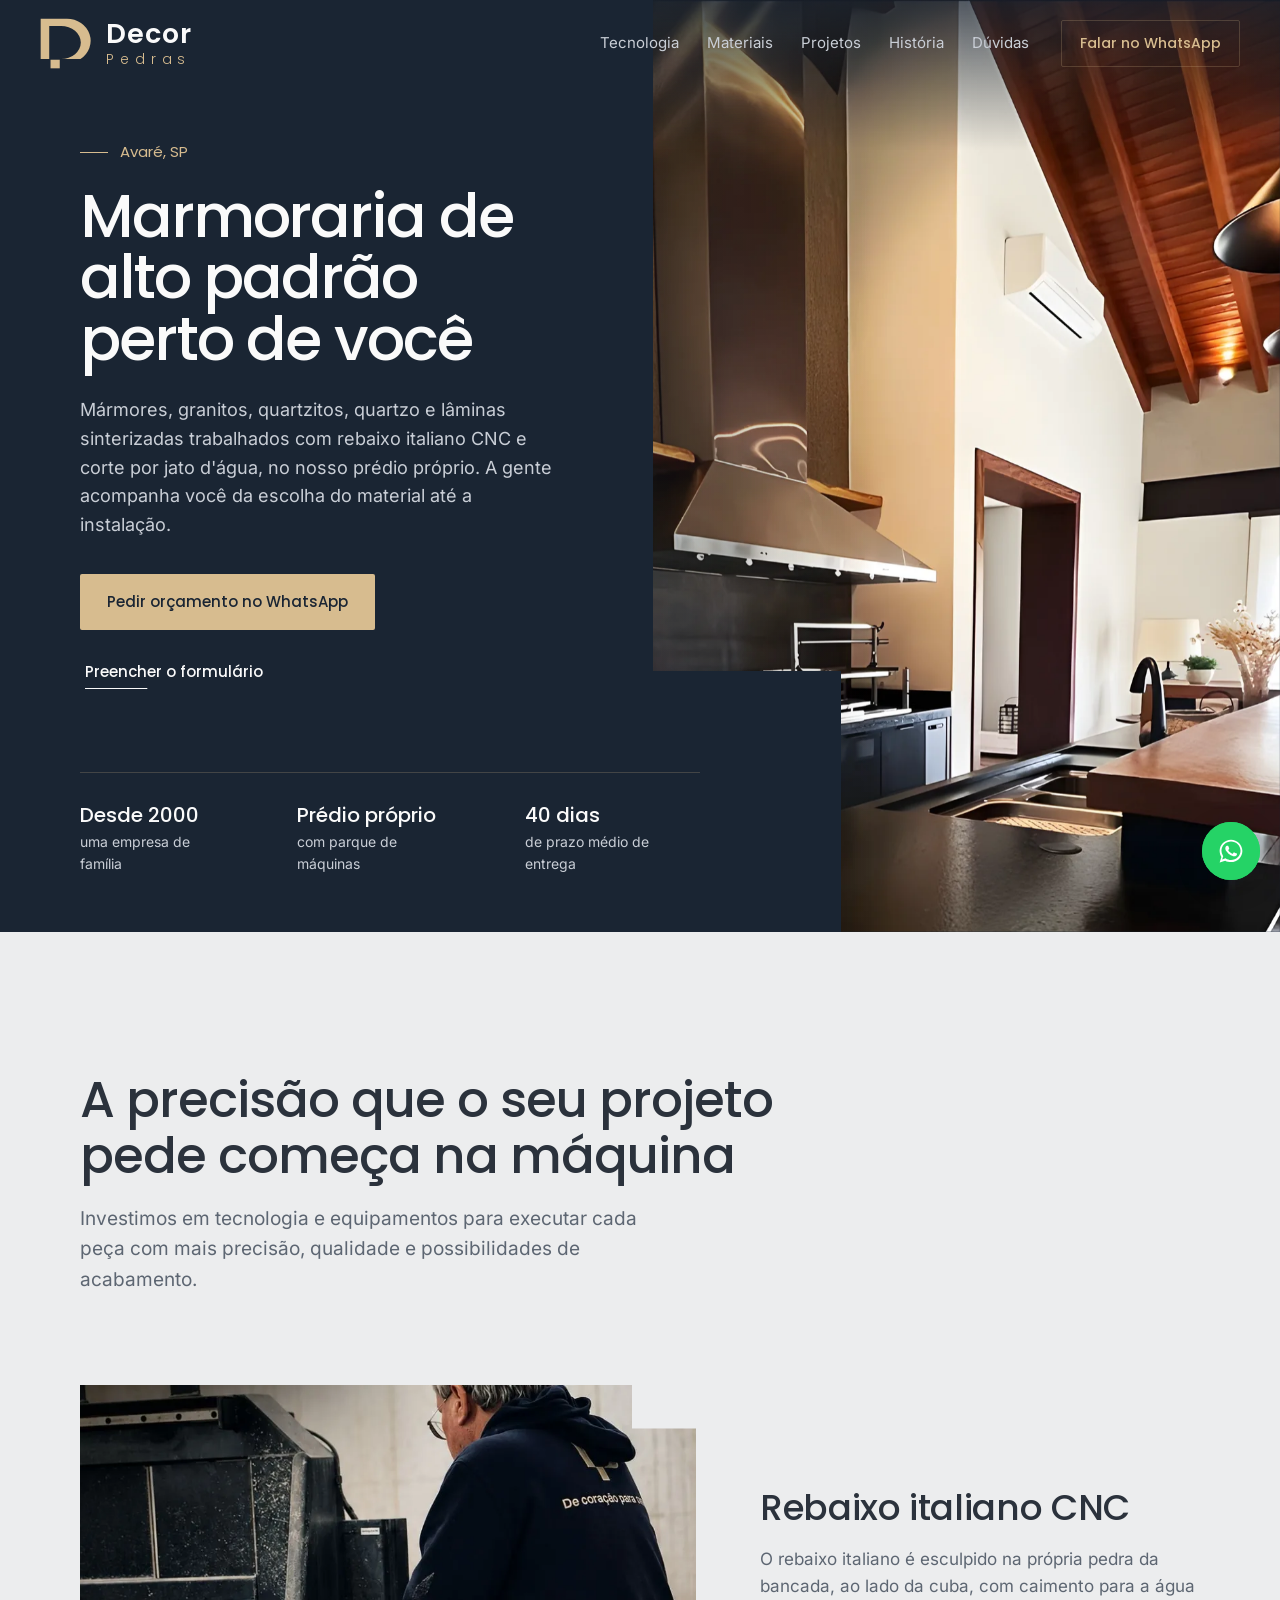
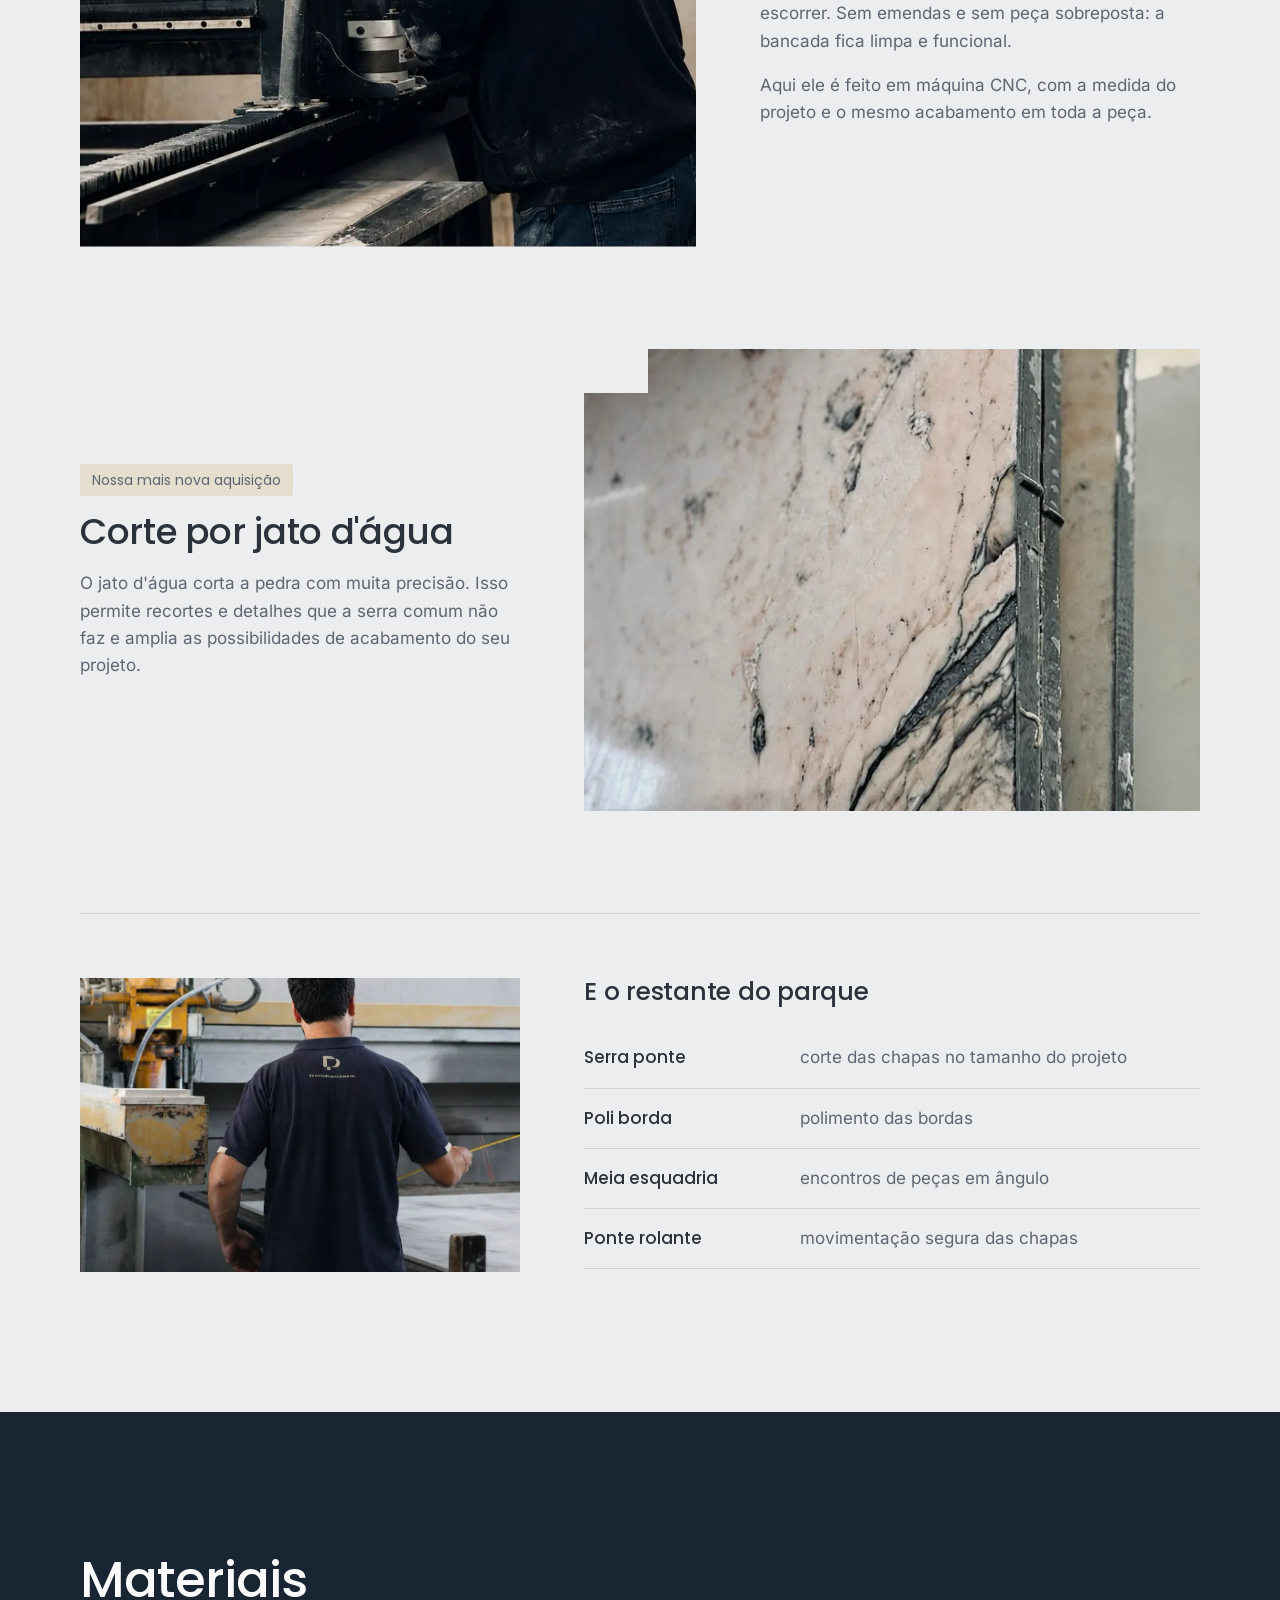
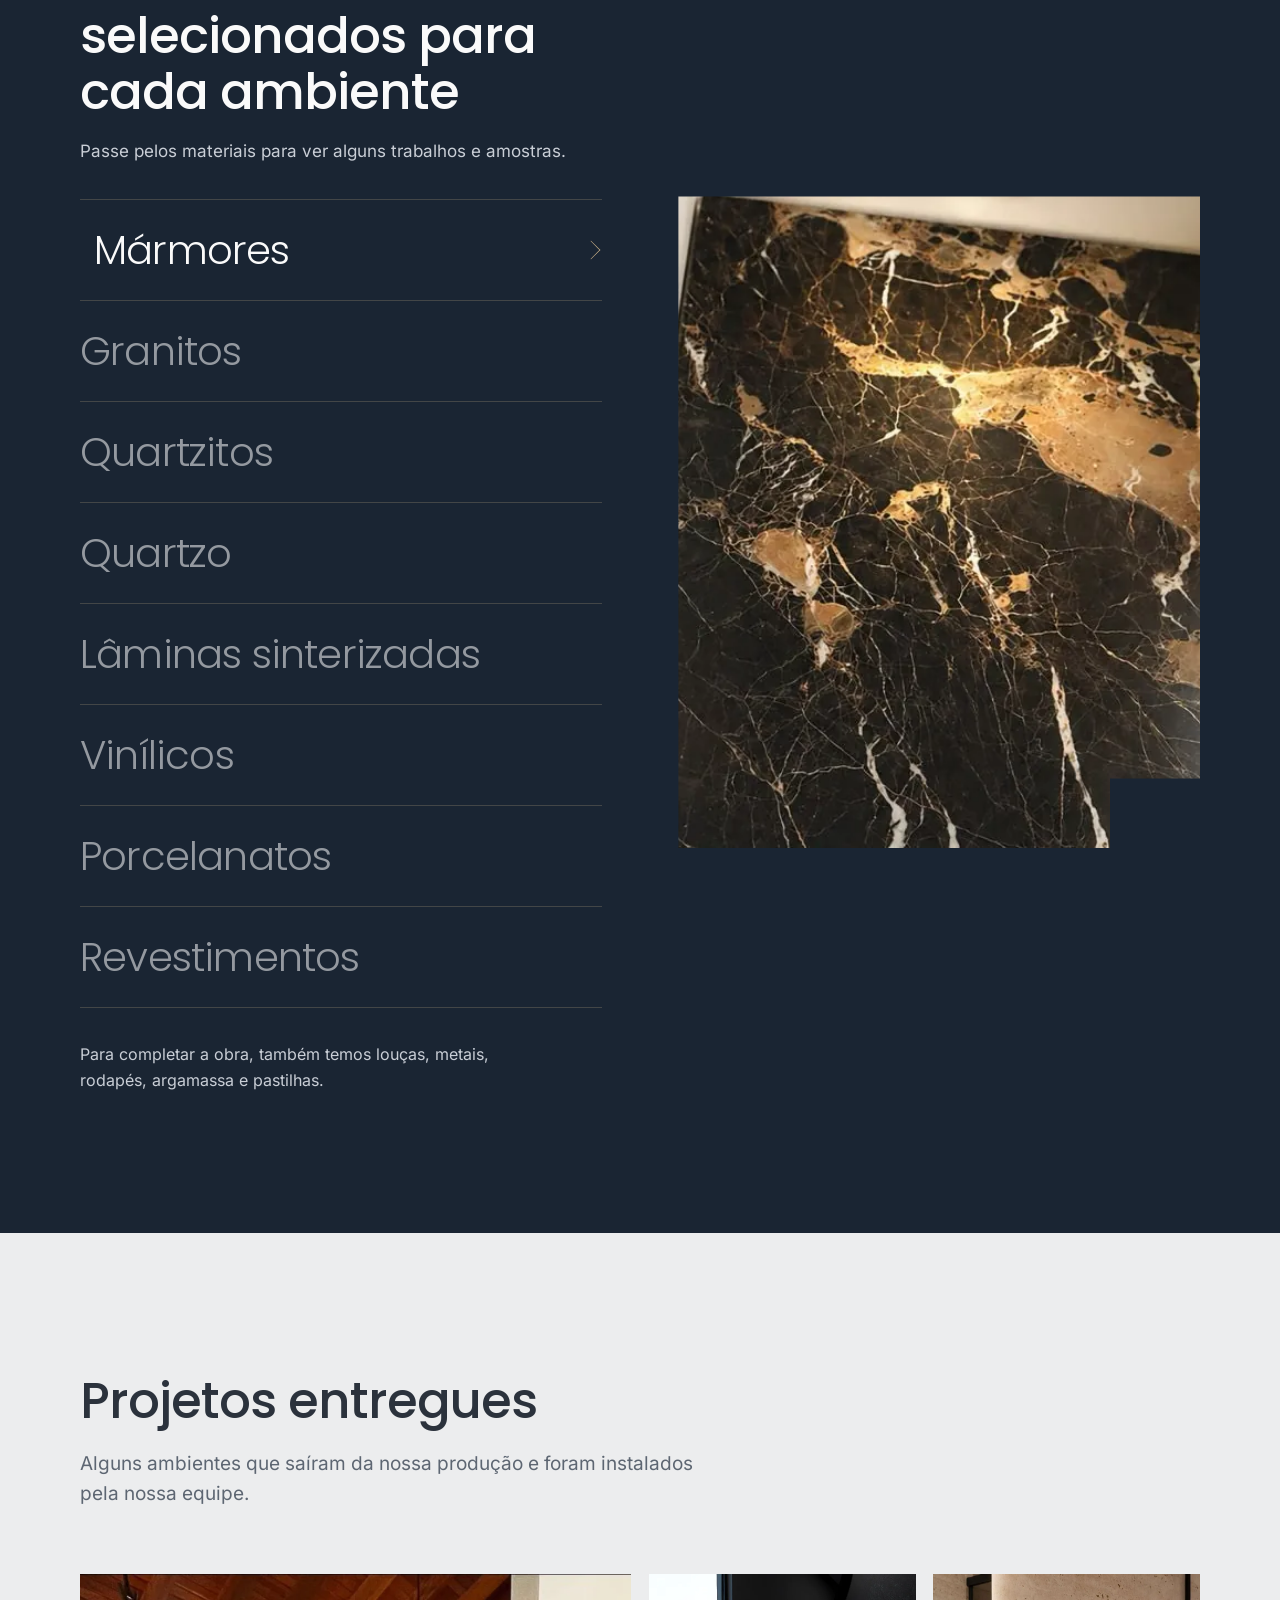
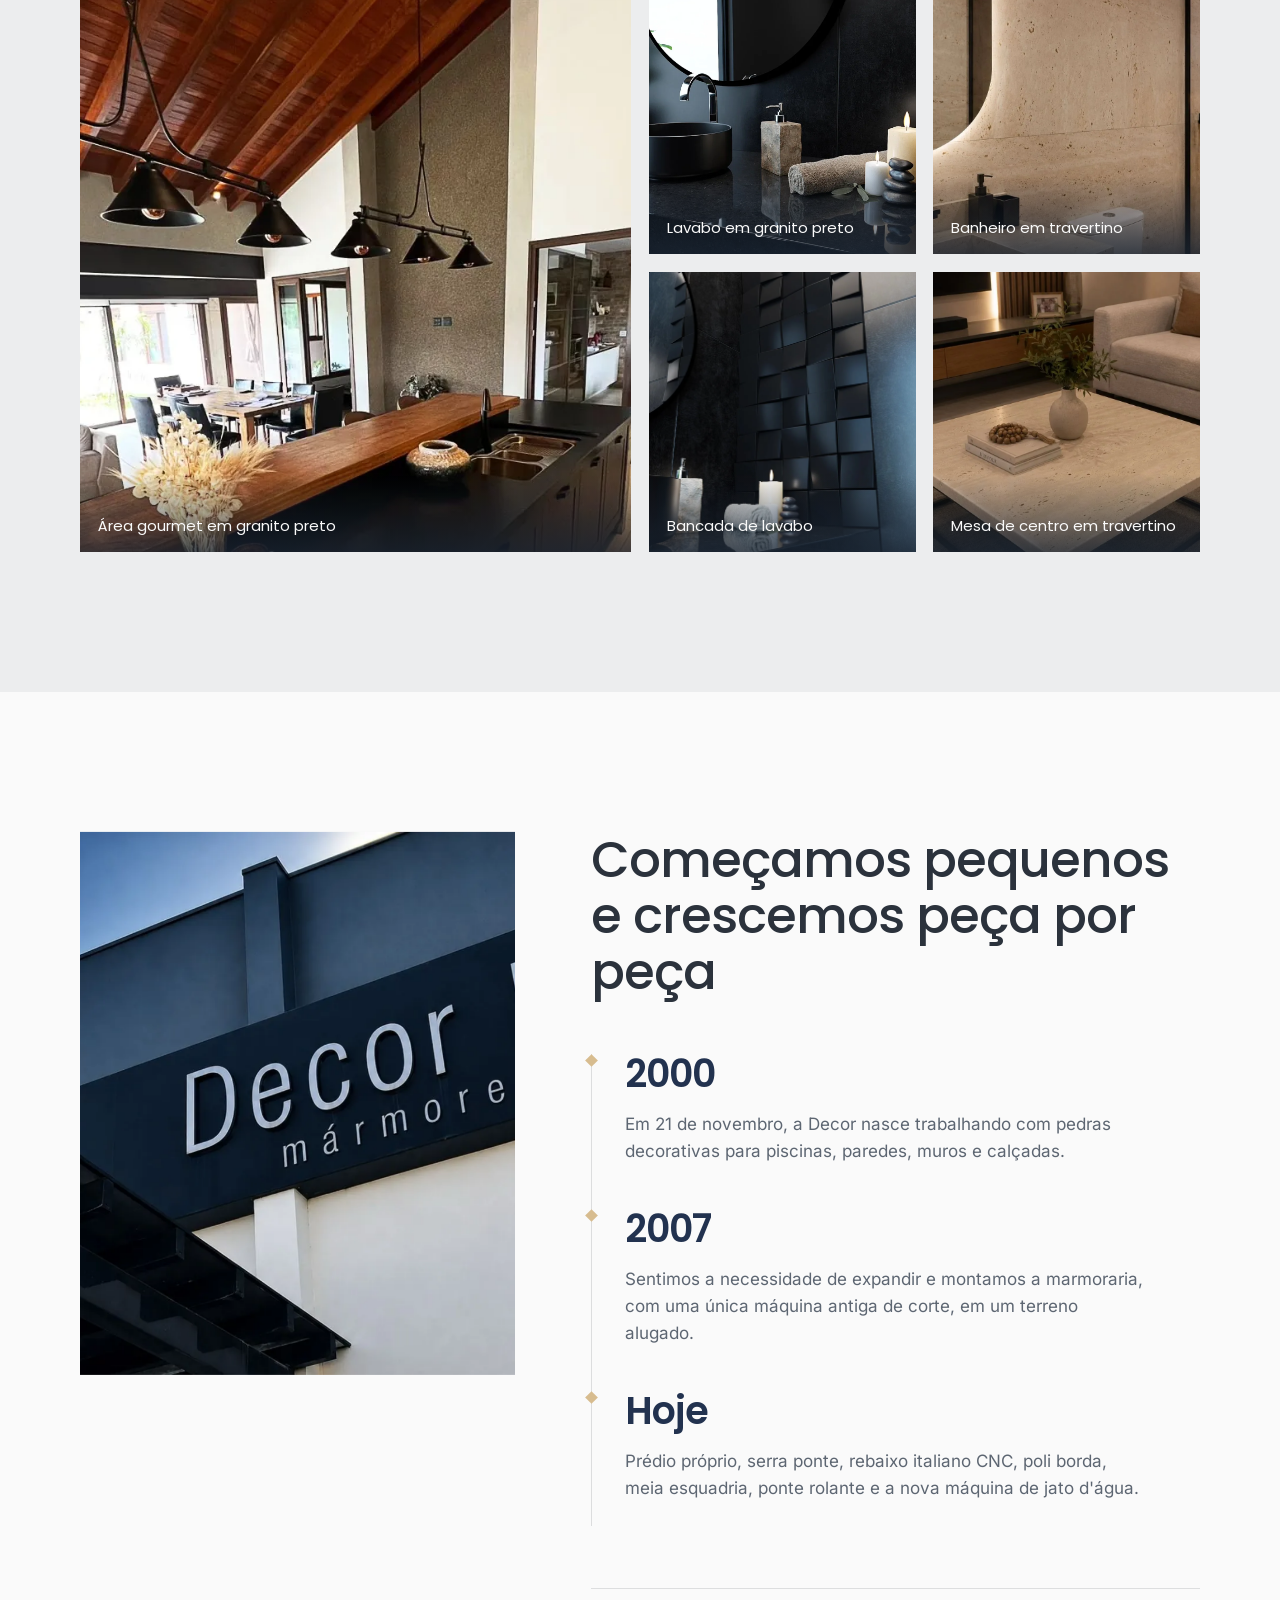
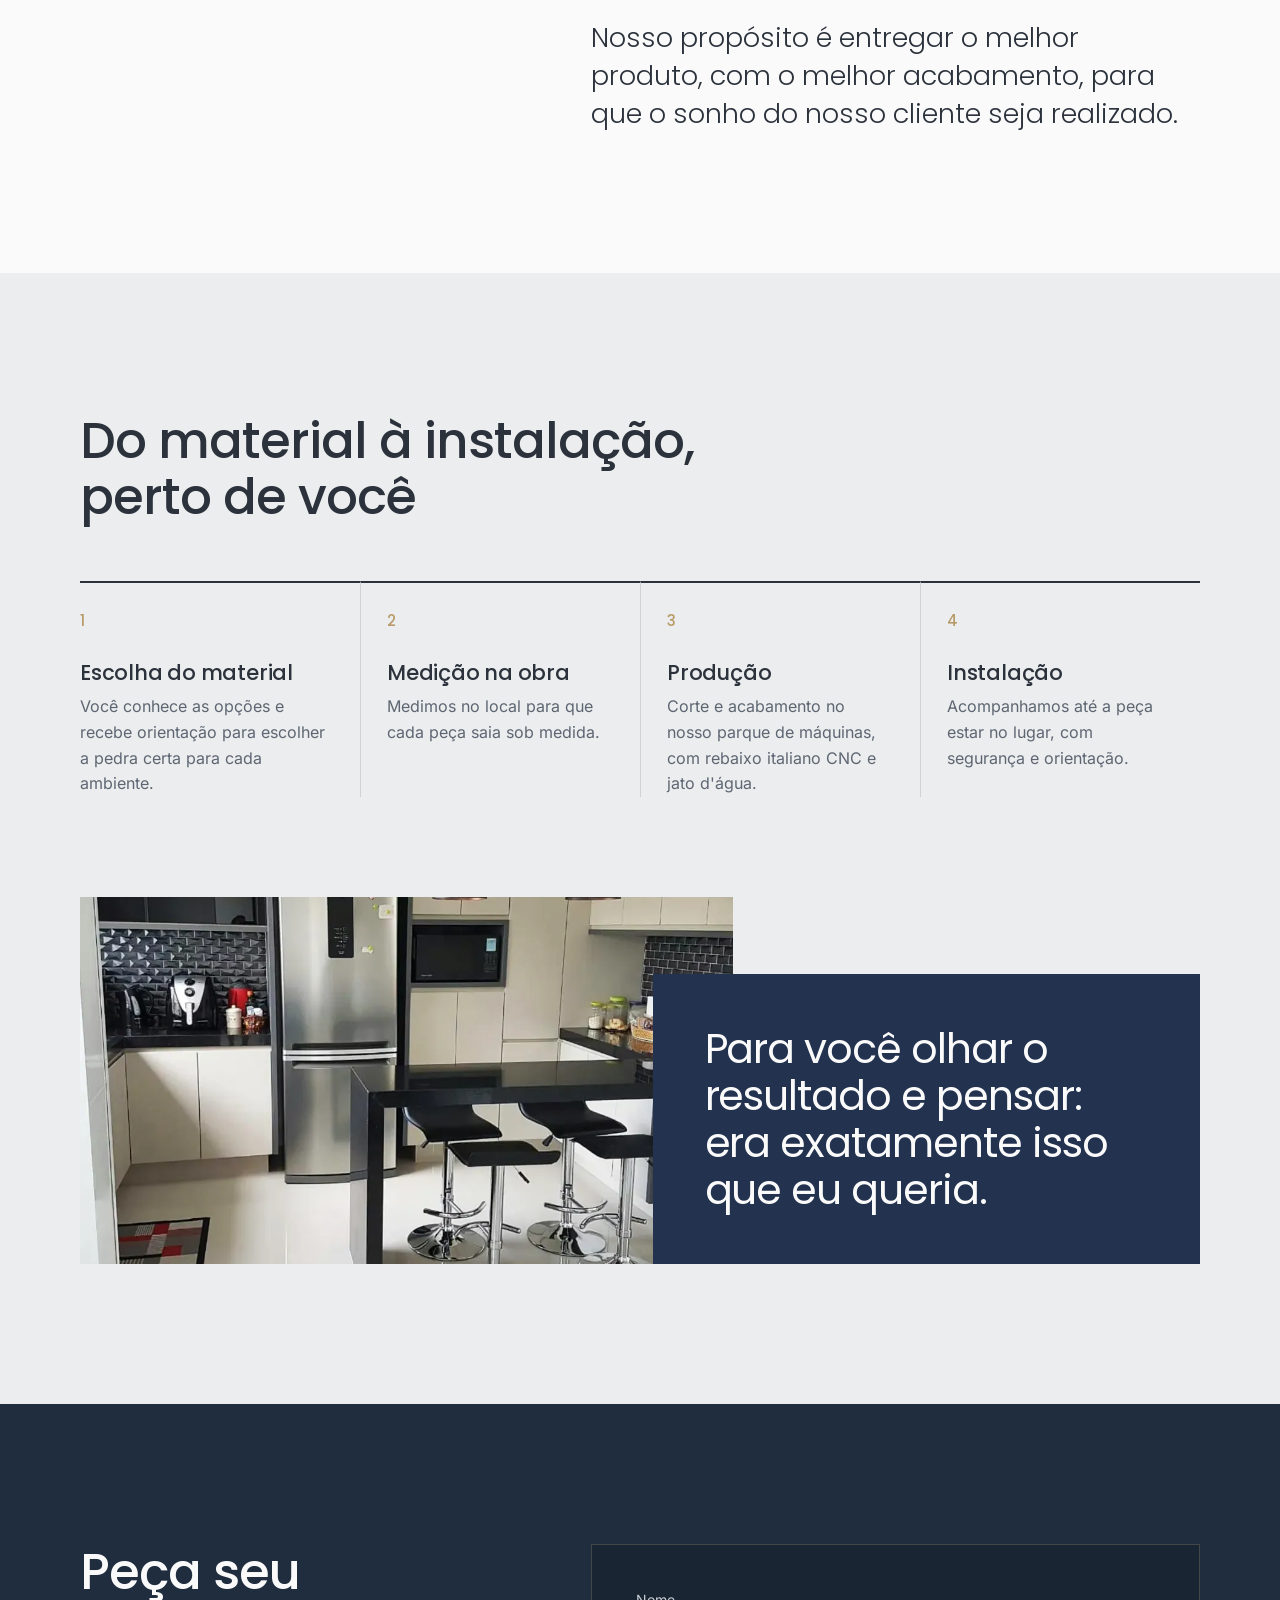
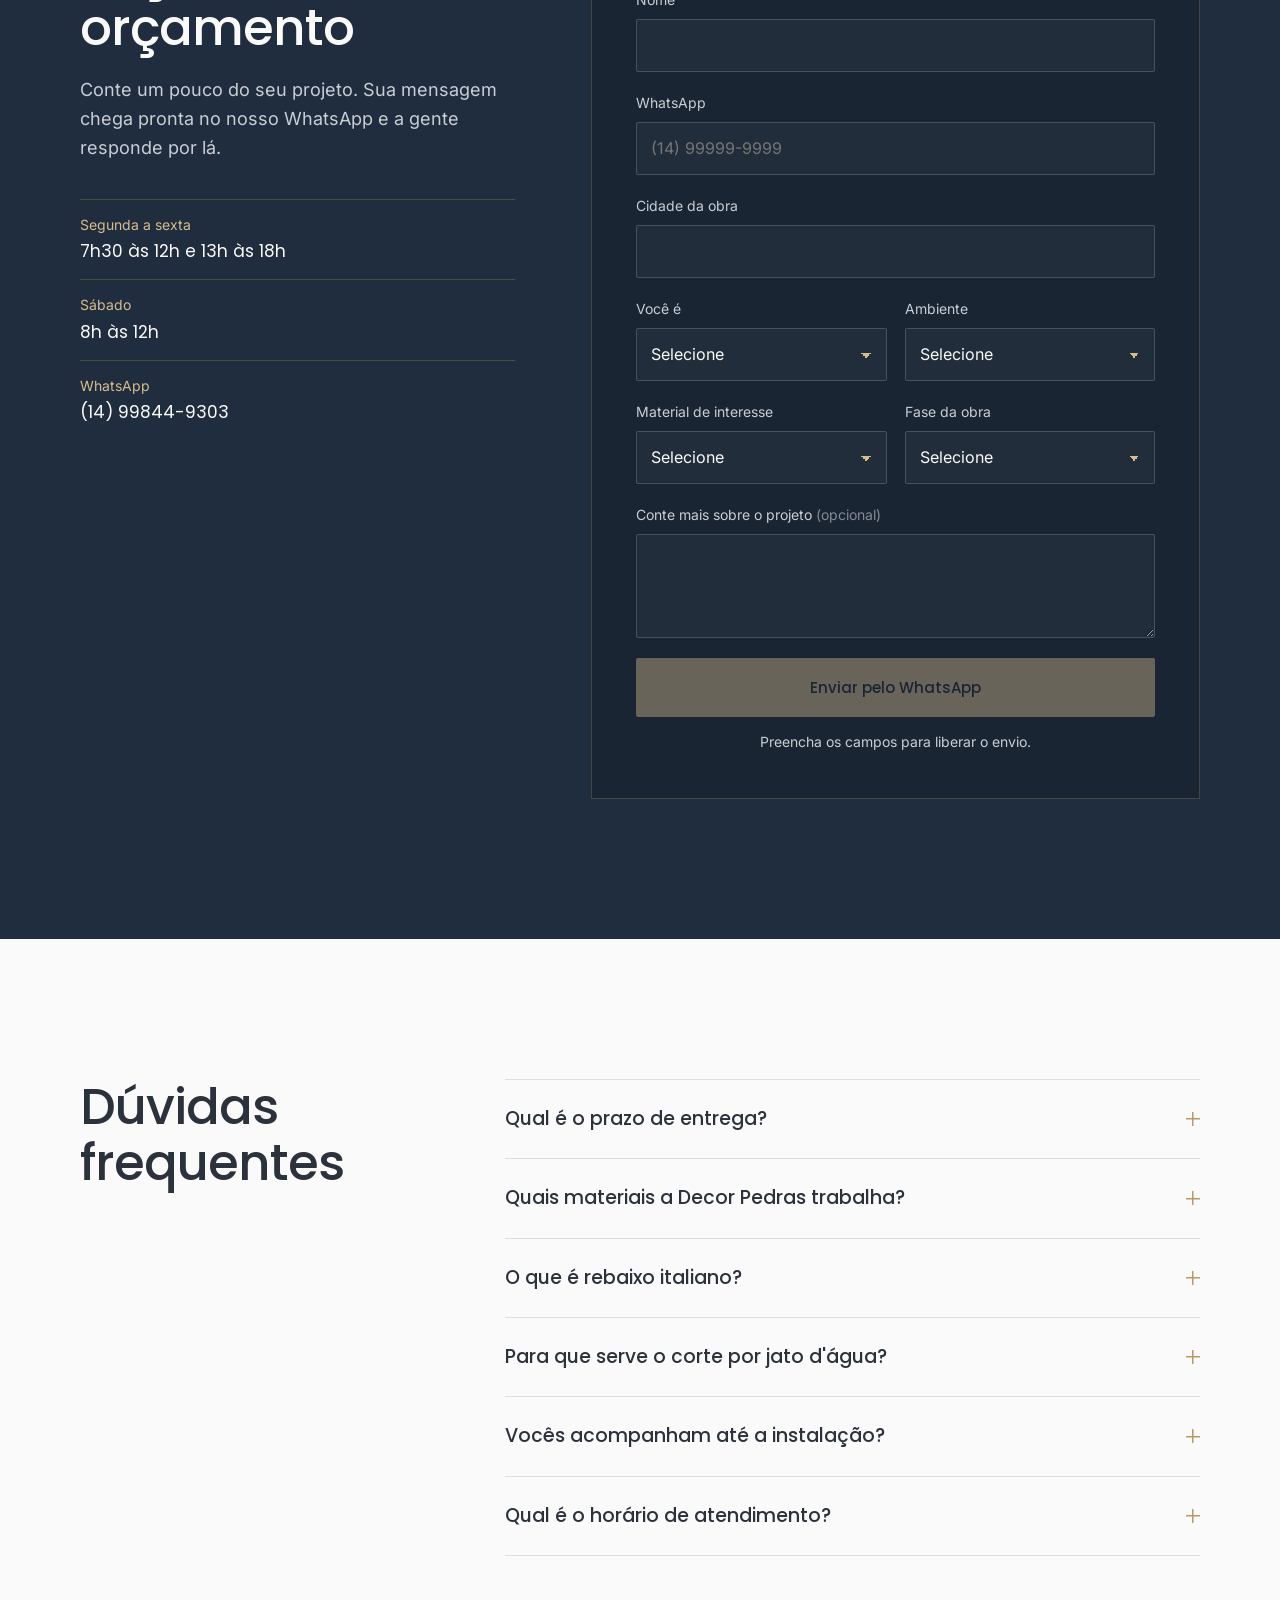
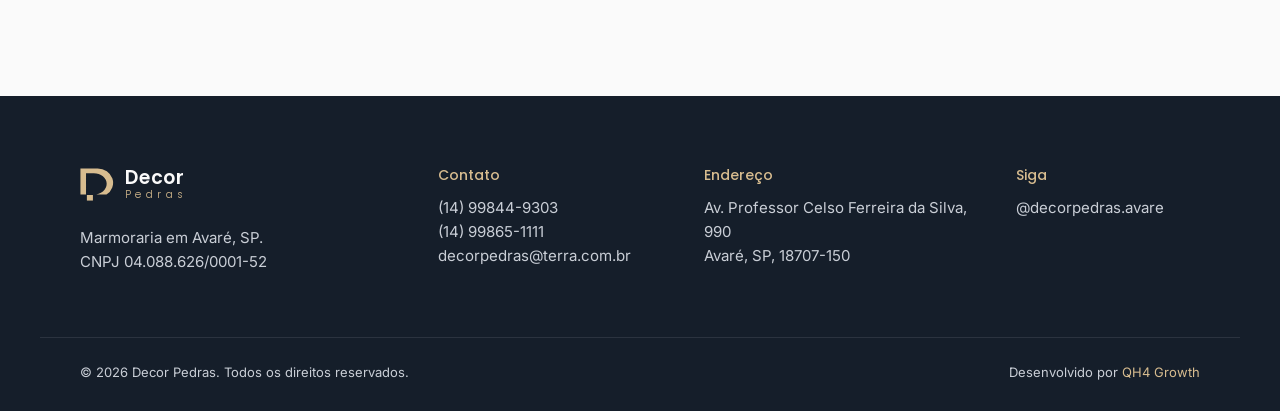
<file: index.html>
<!doctype html>
<html lang="pt-BR">
<head>
<meta charset="utf-8">
<meta name="viewport" content="width=device-width, initial-scale=1">
<title>Decor Pedras | Marmoraria de Alto Padrão em Avaré SP</title>
<meta name="description" content="Marmoraria em Avaré/SP desde 2000. Mármores, granitos, quartzitos, quartzo e lâminas sinterizadas com rebaixo italiano CNC e corte por jato d'água. Peça seu orçamento.">
<meta name="robots" content="index, follow">
<link rel="canonical" href="https://decorpedrasavare.com.br/">
<meta name="theme-color" content="#1A2533">

<meta property="og:type" content="website">
<meta property="og:locale" content="pt_BR">
<meta property="og:site_name" content="Decor Pedras">
<meta property="og:title" content="Decor Pedras | Marmoraria de Alto Padrão em Avaré SP">
<meta property="og:description" content="Mármores, granitos, quartzitos, quartzo e lâminas sinterizadas com rebaixo italiano CNC e corte por jato d'água. Prédio próprio em Avaré/SP.">
<meta property="og:url" content="https://decorpedrasavare.com.br/">
<meta property="og:image" content="https://decorpedrasavare.com.br/assets/img/og-decor-pedras.jpg">
<meta property="og:image:width" content="1200">
<meta property="og:image:height" content="630">
<meta property="og:image:alt" content="Mármore escuro com veios dourados trabalhado pela Decor Pedras">
<meta name="twitter:card" content="summary_large_image">
<meta name="twitter:title" content="Decor Pedras | Marmoraria de Alto Padrão em Avaré SP">
<meta name="twitter:description" content="Rebaixo italiano CNC, jato d'água e materiais selecionados. Peça seu orçamento.">
<meta name="twitter:image" content="https://decorpedrasavare.com.br/assets/img/og-decor-pedras.jpg">

<link rel="icon" href="assets/img/favicon.svg" type="image/svg+xml">
<link rel="icon" href="assets/img/favicon-32.png" sizes="32x32" type="image/png">
<link rel="apple-touch-icon" href="assets/img/apple-touch-icon.png">
<link rel="manifest" href="site.webmanifest">

<link rel="preload" as="image" href="assets/img/hero-cozinha-gourmet.webp" type="image/webp" fetchpriority="high">
<link rel="preload" href="assets/fonts/poppins-latin-500-normal.woff2" as="font" type="font/woff2" crossorigin>
<link rel="stylesheet" href="assets/css/style.css">

<!-- Google Tag Manager (trocar GTM-XXXXXXX pelo ID do cliente) -->
<script>(function(w,d,s,l,i){if(i.indexOf('XXXX')>-1)return;w[l]=w[l]||[];w[l].push({'gtm.start':new Date().getTime(),event:'gtm.js'});var f=d.getElementsByTagName(s)[0],j=d.createElement(s),dl=l!='dataLayer'?'&l='+l:'';j.async=true;j.src='https://www.googletagmanager.com/gtm.js?id='+i+dl;f.parentNode.insertBefore(j,f);})(window,document,'script','dataLayer','GTM-W95RS8CR');</script>

<script type="application/ld+json">
{
  "@context": "https://schema.org",
  "@type": ["HomeAndConstructionBusiness", "LocalBusiness"],
  "@id": "https://decorpedrasavare.com.br/#empresa",
  "name": "Decor Pedras",
  "description": "Marmoraria em Avaré/SP com mármores, granitos, quartzitos, quartzo e lâminas sinterizadas, rebaixo italiano CNC e corte por jato d'água.",
  "url": "https://decorpedrasavare.com.br/",
  "image": "https://decorpedrasavare.com.br/assets/img/og-decor-pedras.jpg",
  "logo": "https://decorpedrasavare.com.br/assets/img/apple-touch-icon.png",
  "telephone": "+55-14-99844-9303",
  "email": "decorpedras@terra.com.br",
  "foundingDate": "2000-11-21",
  "taxID": "04.088.626/0001-52",
  "address": {
    "@type": "PostalAddress",
    "streetAddress": "Av. Professor Celso Ferreira da Silva, 990",
    "addressLocality": "Avaré",
    "addressRegion": "SP",
    "postalCode": "18707-150",
    "addressCountry": "BR"
  },
  "areaServed": {"@type": "City", "name": "Avaré"},
  "openingHoursSpecification": [
    {"@type": "OpeningHoursSpecification", "dayOfWeek": ["Monday","Tuesday","Wednesday","Thursday","Friday"], "opens": "07:30", "closes": "12:00"},
    {"@type": "OpeningHoursSpecification", "dayOfWeek": ["Monday","Tuesday","Wednesday","Thursday","Friday"], "opens": "13:00", "closes": "18:00"},
    {"@type": "OpeningHoursSpecification", "dayOfWeek": "Saturday", "opens": "08:00", "closes": "12:00"}
  ],
  "sameAs": ["https://www.instagram.com/decorpedras.avare/"],
  "knowsAbout": ["Mármore", "Granito", "Quartzito", "Quartzo", "Lâmina sinterizada", "Rebaixo italiano", "Corte por jato d'água"]
}
</script>
<script type="application/ld+json">
{
  "@context": "https://schema.org",
  "@type": "FAQPage",
  "mainEntity": [
    {"@type": "Question", "name": "Qual é o prazo de entrega?", "acceptedAnswer": {"@type": "Answer", "text": "Nosso prazo médio é de 40 dias."}},
    {"@type": "Question", "name": "Quais materiais a Decor Pedras trabalha?", "acceptedAnswer": {"@type": "Answer", "text": "Mármores, granitos, quartzitos, quartzo e lâminas sinterizadas. Também oferecemos vinílicos, rodapés, porcelanatos, louças, metais, argamassa e pastilhas para revestimento."}},
    {"@type": "Question", "name": "O que é rebaixo italiano?", "acceptedAnswer": {"@type": "Answer", "text": "É um rebaixo esculpido na própria pedra da bancada, ao lado da cuba, com caimento para a água escorrer. Na Decor Pedras ele é feito em máquina CNC."}},
    {"@type": "Question", "name": "Para que serve o corte por jato d'água?", "acceptedAnswer": {"@type": "Answer", "text": "O jato d'água faz cortes e recortes com muita precisão, o que abre mais possibilidades de acabamento para o projeto. É a aquisição mais recente da Decor Pedras."}},
    {"@type": "Question", "name": "Vocês acompanham até a instalação?", "acceptedAnswer": {"@type": "Answer", "text": "Sim. Acompanhamos o cliente de perto, desde a escolha do material até a instalação."}},
    {"@type": "Question", "name": "Qual é o horário de atendimento?", "acceptedAnswer": {"@type": "Answer", "text": "Segunda a sexta, das 7h30 às 12h e das 13h às 18h. Sábado, das 8h às 12h."}}
  ]
}
</script>
</head>
<body>
<noscript><iframe src="https://www.googletagmanager.com/ns.html?id=GTM-W95RS8CR" height="0" width="0" style="display:none;visibility:hidden"></iframe></noscript>

<a class="skip" href="#conteudo">Pular para o conteúdo</a>

<header class="topo" id="topo">
  <div class="topo__in">
    <a class="marca" href="#inicio" aria-label="Decor Pedras, voltar ao início">
      <img src="assets/img/logo-mark.svg" alt="" width="34" height="31">
      <span class="marca__txt"><b>Decor</b><span>Pedras</span></span>
    </a>
    <nav class="menu" aria-label="Seções da página">
      <a href="#tecnologia">Tecnologia</a>
      <a href="#materiais">Materiais</a>
      <a href="#projetos">Projetos</a>
      <a href="#historia">História</a>
      <a href="#duvidas">Dúvidas</a>
    </nav>
    <a class="btn btn--linha js-wa" href="https://wa.me/5514998449303?text=Ol%C3%A1%2C%20vim%20pelo%20site%20e%20gostaria%20de%20um%20or%C3%A7amento." data-local="topo" target="_blank" rel="noopener">Falar no WhatsApp</a>
  </div>
</header>

<main id="conteudo">

<!-- HERO -->
<section class="hero" id="inicio">
  <div class="hero__img" aria-hidden="true">
    <img src="assets/img/hero-cozinha-gourmet.webp" alt="" width="1600" height="1580" fetchpriority="high">
  </div>
  <div class="hero__in">
    <div class="hero__txt">
      <p class="hero__local">Avaré, SP</p>
      <h1>Marmoraria de alto padrão perto de você</h1>
      <p class="hero__sub">Mármores, granitos, quartzitos, quartzo e lâminas sinterizadas trabalhados com rebaixo italiano CNC e corte por jato d'água, no nosso prédio próprio. A gente acompanha você da escolha do material até a instalação.</p>
      <div class="hero__acoes">
        <a class="btn btn--ouro js-wa" href="https://wa.me/5514998449303?text=Ol%C3%A1%2C%20vim%20pelo%20site%20e%20gostaria%20de%20um%20or%C3%A7amento." data-local="hero" target="_blank" rel="noopener">Pedir orçamento no WhatsApp</a>
        <a class="btn btn--texto" href="#orcamento">Preencher o formulário</a>
      </div>
    </div>
    <ul class="hero__fatos">
      <li><strong>Desde 2000</strong><span>uma empresa de família</span></li>
      <li><strong>Prédio próprio</strong><span>com parque de máquinas</span></li>
      <li><strong>40 dias</strong><span>de prazo médio de entrega</span></li>
    </ul>
  </div>
</section>

<!-- TECNOLOGIA -->
<section class="tec" id="tecnologia">
  <div class="cont">
    <header class="tec__cab reveal">
      <h2>A precisão que o seu projeto pede começa na máquina</h2>
      <p>Investimos em tecnologia e equipamentos para executar cada peça com mais precisão, qualidade e possibilidades de acabamento.</p>
    </header>

    <article class="maq reveal">
      <figure class="maq__foto corte">
        <img src="assets/img/producao-cnc.webp" alt="Profissional da Decor Pedras operando máquina na produção" width="1080" height="720" loading="lazy">
      </figure>
      <div class="maq__txt">
        <h3>Rebaixo italiano CNC</h3>
        <p>O rebaixo italiano é esculpido na própria pedra da bancada, ao lado da cuba, com caimento para a água escorrer. Sem emendas e sem peça sobreposta: a bancada fica limpa e funcional.</p>
        <p>Aqui ele é feito em máquina CNC, com a medida do projeto e o mesmo acabamento em toda a peça.</p>
      </div>
    </article>

    <article class="maq maq--inv reveal">
      <figure class="maq__foto corte">
        <img src="assets/img/chapa-natural.webp" alt="Chapa de pedra natural com veios marcantes" width="1080" height="710" loading="lazy">
      </figure>
      <div class="maq__txt">
        <p class="maq__selo">Nossa mais nova aquisição</p>
        <h3>Corte por jato d'água</h3>
        <p>O jato d'água corta a pedra com muita precisão. Isso permite recortes e detalhes que a serra comum não faz e amplia as possibilidades de acabamento do seu projeto.</p>
      </div>
    </article>

    <div class="parque reveal">
      <figure class="parque__foto">
        <img src="assets/img/serra-ponte.webp" alt="Profissional da Decor Pedras trabalhando na serra ponte" width="1080" height="640" loading="lazy">
      </figure>
      <div class="parque__txt">
        <h3>E o restante do parque</h3>
        <dl class="parque__lista">
          <div><dt>Serra ponte</dt><dd>corte das chapas no tamanho do projeto</dd></div>
          <div><dt>Poli borda</dt><dd>polimento das bordas</dd></div>
          <div><dt>Meia esquadria</dt><dd>encontros de peças em ângulo</dd></div>
          <div><dt>Ponte rolante</dt><dd>movimentação segura das chapas</dd></div>
        </dl>
      </div>
    </div>
  </div>
</section>

<!-- MATERIAIS -->
<section class="mat" id="materiais">
  <div class="cont mat__grid">
    <div class="mat__esq reveal">
      <h2>Materiais selecionados para cada ambiente</h2>
      <p class="mat__intro">Passe pelos materiais para ver alguns trabalhos e amostras.</p>
      <ul class="mat__lista" role="list">
        <li><button type="button" class="mat__item is-ativo" data-img="assets/img/marmore-iluminado.webp" data-alt="Mármore escuro com veios dourados iluminado"><span>Mármores</span></button></li>
        <li><button type="button" class="mat__item" data-img="assets/img/cozinha-granito-preto.webp" data-alt="Cozinha com bancada e ilha em granito preto"><span>Granitos</span></button></li>
        <li><button type="button" class="mat__item" data-img="assets/img/chapa-natural.webp" data-alt="Chapa de pedra natural com veios"><span>Quartzitos</span></button></li>
        <li><button type="button" class="mat__item" data-img="assets/img/amostra-lamina-branca.webp" data-alt="Amostra de superfície branca no mostruário"><span>Quartzo</span></button></li>
        <li><button type="button" class="mat__item" data-img="assets/img/amostra-lamina-marmorizada.webp" data-alt="Amostra de lâmina sinterizada marmorizada no mostruário"><span>Lâminas sinterizadas</span></button></li>
        <li><button type="button" class="mat__item" data-img="assets/img/port-cozinha-gourmet.webp" data-alt="Ambiente integrado com piso de acabamento uniforme"><span>Vinílicos</span></button></li>
        <li><button type="button" class="mat__item" data-img="assets/img/hero-cozinha-gourmet.webp" data-alt="Cozinha gourmet com acabamentos em porcelanato"><span>Porcelanatos</span></button></li>
        <li><button type="button" class="mat__item" data-img="assets/img/port-lavabo-revestimento-3d.webp" data-alt="Lavabo com revestimento 3D na parede"><span>Revestimentos</span></button></li>
      </ul>
      <p class="mat__extra">Para completar a obra, também temos louças, metais, rodapés, argamassa e pastilhas.</p>
    </div>
    <figure class="mat__vitrine reveal" aria-live="polite">
      <img id="matImg" src="assets/img/marmore-iluminado.webp" alt="Mármore escuro com veios dourados iluminado" width="1080" height="590" loading="lazy">
    </figure>
  </div>
</section>

<!-- PROJETOS -->
<section class="port" id="projetos">
  <div class="cont">
    <header class="port__cab reveal">
      <h2>Projetos entregues</h2>
      <p>Alguns ambientes que saíram da nossa produção e foram instalados pela nossa equipe.</p>
    </header>
    <ul class="port__grade" role="list">
      <li class="port__item port__item--destaque reveal"><figure><img src="assets/img/port-cozinha-gourmet.webp" alt="Área gourmet com ilha em granito preto e bancada de madeira" width="1080" height="700" loading="lazy"><figcaption>Área gourmet em granito preto</figcaption></figure></li>
      <li class="port__item reveal"><figure><img src="assets/img/port-lavabo-granito-preto.webp" alt="Lavabo com bancada em granito preto polido e cuba preta" width="1080" height="1060" loading="lazy"><figcaption>Lavabo em granito preto</figcaption></figure></li>
      <li class="port__item reveal"><figure><img src="assets/img/port-banheiro-travertino.webp" alt="Banheiro com bancada esculpida e parede em travertino" width="1080" height="830" loading="lazy"><figcaption>Banheiro em travertino</figcaption></figure></li>
      <li class="port__item reveal"><figure><img src="assets/img/port-lavabo-revestimento-3d.webp" alt="Bancada de lavabo em granito preto com parede de revestimento 3D" width="1080" height="1351" loading="lazy"><figcaption>Bancada de lavabo</figcaption></figure></li>
      <li class="port__item reveal"><figure><img src="assets/img/port-mesa-travertino.webp" alt="Mesa de centro com tampo em travertino" width="1080" height="820" loading="lazy"><figcaption>Mesa de centro em travertino</figcaption></figure></li>
    </ul>
  </div>
</section>

<!-- HISTORIA -->
<section class="hist" id="historia">
  <div class="cont hist__grid">
    <figure class="hist__foto reveal">
      <img src="assets/img/fachada-decor-pedras.webp" alt="Fachada do prédio próprio da Decor Pedras em Avaré" width="1080" height="930" loading="lazy">
    </figure>
    <div class="hist__txt">
      <h2 class="reveal">Começamos pequenos e crescemos peça por peça</h2>
      <ol class="linha">
        <li class="reveal"><span class="linha__ano">2000</span><p>Em 21 de novembro, a Decor nasce trabalhando com pedras decorativas para piscinas, paredes, muros e calçadas.</p></li>
        <li class="reveal"><span class="linha__ano">2007</span><p>Sentimos a necessidade de expandir e montamos a marmoraria, com uma única máquina antiga de corte, em um terreno alugado.</p></li>
        <li class="reveal"><span class="linha__ano">Hoje</span><p>Prédio próprio, serra ponte, rebaixo italiano CNC, poli borda, meia esquadria, ponte rolante e a nova máquina de jato d'água.</p></li>
      </ol>
      <blockquote class="hist__prop reveal">
        <p>Nosso propósito é entregar o melhor produto, com o melhor acabamento, para que o sonho do nosso cliente seja realizado.</p>
      </blockquote>
    </div>
  </div>
</section>

<!-- PROCESSO -->
<section class="proc" id="processo">
  <div class="cont">
    <h2 class="reveal">Do material à instalação, perto de você</h2>
    <ol class="passos">
      <li class="reveal"><h3>Escolha do material</h3><p>Você conhece as opções e recebe orientação para escolher a pedra certa para cada ambiente.</p></li>
      <li class="reveal"><h3>Medição na obra</h3><p>Medimos no local para que cada peça saia sob medida.</p></li>
      <li class="reveal"><h3>Produção</h3><p>Corte e acabamento no nosso parque de máquinas, com rebaixo italiano CNC e jato d'água.</p></li>
      <li class="reveal"><h3>Instalação</h3><p>Acompanhamos até a peça estar no lugar, com segurança e orientação.</p></li>
    </ol>
    <div class="proc__fim reveal">
      <figure><img src="assets/img/cozinha-granito-preto.webp" alt="Cozinha com bancada e ilha em granito preto feita pela Decor Pedras" width="1080" height="870" loading="lazy"></figure>
      <p class="proc__frase">Para você olhar o resultado e pensar: era exatamente isso que eu queria.</p>
    </div>
  </div>
</section>

<!-- FORMULARIO -->
<section class="orc" id="orcamento">
  <div class="cont orc__grid">
    <div class="orc__txt reveal">
      <h2>Peça seu orçamento</h2>
      <p>Conte um pouco do seu projeto. Sua mensagem chega pronta no nosso WhatsApp e a gente responde por lá.</p>
      <dl class="orc__info">
        <div><dt>Segunda a sexta</dt><dd>7h30 às 12h e 13h às 18h</dd></div>
        <div><dt>Sábado</dt><dd>8h às 12h</dd></div>
        <div><dt>WhatsApp</dt><dd><a class="js-wa" data-local="orcamento" href="https://wa.me/5514998449303" target="_blank" rel="noopener">(14) 99844-9303</a></dd></div>
      </dl>
    </div>

    <form class="form reveal" id="formOrc" novalidate>
      <div class="campo">
        <label for="f-nome">Nome</label>
        <input id="f-nome" name="nome" type="text" autocomplete="name" required minlength="2">
      </div>
      <div class="campo">
        <label for="f-tel">WhatsApp</label>
        <input id="f-tel" name="whatsapp" type="tel" autocomplete="tel" inputmode="tel" placeholder="(14) 99999-9999" required pattern="\(\d{2}\) \d{4,5}-\d{4}">
      </div>
      <div class="campo">
        <label for="f-cidade">Cidade da obra</label>
        <input id="f-cidade" name="cidade" type="text" autocomplete="address-level2" required>
      </div>
      <div class="campo campo--meio">
        <label for="f-perfil">Você é</label>
        <select id="f-perfil" name="perfil" required>
          <option value="" selected disabled>Selecione</option>
          <option>Cliente final</option>
          <option>Arquiteto(a) ou designer</option>
          <option>Construtor(a)</option>
        </select>
      </div>
      <div class="campo campo--meio">
        <label for="f-amb">Ambiente</label>
        <select id="f-amb" name="ambiente" required>
          <option value="" selected disabled>Selecione</option>
          <option>Cozinha</option>
          <option>Banheiro ou lavabo</option>
          <option>Área gourmet</option>
          <option>Escada ou piso</option>
          <option>Mais de um ambiente</option>
          <option>Outro</option>
        </select>
      </div>
      <div class="campo campo--meio">
        <label for="f-mat">Material de interesse</label>
        <select id="f-mat" name="material" required>
          <option value="" selected disabled>Selecione</option>
          <option>Mármore</option>
          <option>Granito</option>
          <option>Quartzito</option>
          <option>Quartzo</option>
          <option>Lâmina sinterizada</option>
          <option>Ainda não sei</option>
        </select>
      </div>
      <div class="campo campo--meio">
        <label for="f-fase">Fase da obra</label>
        <select id="f-fase" name="fase" required>
          <option value="" selected disabled>Selecione</option>
          <option>Ainda no projeto</option>
          <option>Em construção</option>
          <option>Reforma</option>
          <option>Pronta para instalar</option>
        </select>
      </div>
      <div class="campo">
        <label for="f-msg">Conte mais sobre o projeto <span class="opc">(opcional)</span></label>
        <textarea id="f-msg" name="mensagem" rows="3"></textarea>
      </div>
      <button class="btn btn--ouro form__btn" type="submit" id="formBtn" disabled>Enviar pelo WhatsApp</button>
      <p class="form__nota" id="formNota">Preencha os campos para liberar o envio.</p>
    </form>
  </div>
</section>

<!-- FAQ -->
<section class="faq" id="duvidas">
  <div class="cont faq__grid">
    <h2 class="reveal">Dúvidas frequentes</h2>
    <div class="faq__lista reveal">
      <details>
        <summary>Qual é o prazo de entrega?</summary>
        <p>Nosso prazo médio é de 40 dias.</p>
      </details>
      <details>
        <summary>Quais materiais a Decor Pedras trabalha?</summary>
        <p>Mármores, granitos, quartzitos, quartzo e lâminas sinterizadas. Também oferecemos vinílicos, rodapés, porcelanatos, louças, metais, argamassa e pastilhas para revestimento.</p>
      </details>
      <details>
        <summary>O que é rebaixo italiano?</summary>
        <p>É um rebaixo esculpido na própria pedra da bancada, ao lado da cuba, com caimento para a água escorrer. Na Decor Pedras ele é feito em máquina CNC.</p>
      </details>
      <details>
        <summary>Para que serve o corte por jato d'água?</summary>
        <p>O jato d'água faz cortes e recortes com muita precisão, o que abre mais possibilidades de acabamento para o projeto. É a aquisição mais recente da Decor Pedras.</p>
      </details>
      <details>
        <summary>Vocês acompanham até a instalação?</summary>
        <p>Sim. Acompanhamos o cliente de perto, desde a escolha do material até a instalação.</p>
      </details>
      <details>
        <summary>Qual é o horário de atendimento?</summary>
        <p>Segunda a sexta, das 7h30 às 12h e das 13h às 18h. Sábado, das 8h às 12h.</p>
      </details>
    </div>
  </div>
</section>

</main>

<footer class="rod">
  <div class="cont rod__grid">
    <div class="rod__marca">
      <a class="marca" href="#inicio" aria-label="Decor Pedras, voltar ao início">
        <img src="assets/img/logo-mark.svg" alt="" width="34" height="31" loading="lazy">
        <span class="marca__txt"><b>Decor</b><span>Pedras</span></span>
      </a>
      <p>Marmoraria em Avaré, SP.<br>CNPJ 04.088.626/0001-52</p>
    </div>
    <div>
      <h3>Contato</h3>
      <p><a class="js-wa" data-local="rodape" href="https://wa.me/5514998449303" target="_blank" rel="noopener">(14) 99844-9303</a><br>
      <a class="js-wa" data-local="rodape-2" href="https://wa.me/5514998651111" target="_blank" rel="noopener">(14) 99865-1111</a><br>
      <a href="mailto:decorpedras@terra.com.br">decorpedras@terra.com.br</a></p>
    </div>
    <div>
      <h3>Endereço</h3>
      <p>Av. Professor Celso Ferreira da Silva, 990<br>Avaré, SP, 18707-150</p>
    </div>
    <div>
      <h3>Siga</h3>
      <p><a href="https://www.instagram.com/decorpedras.avare/" target="_blank" rel="noopener">@decorpedras.avare</a></p>
    </div>
  </div>
  <div class="cont rod__base">
    <p>© <span id="ano">2026</span> Decor Pedras. Todos os direitos reservados.</p>
    <p>Desenvolvido por <a href="https://www.instagram.com/qh4growth/" target="_blank" rel="noopener">QH4 Growth</a></p>
  </div>
</footer>

<a class="wa-flut js-wa" data-local="flutuante" href="https://wa.me/5514998449303?text=Ol%C3%A1%2C%20vim%20pelo%20site%20e%20gostaria%20de%20um%20or%C3%A7amento." target="_blank" rel="noopener" aria-label="Conversar no WhatsApp">
  <svg viewBox="0 0 32 32" width="28" height="28" aria-hidden="true"><path fill="currentColor" d="M16 3C8.8 3 3 8.7 3 15.8c0 2.5.7 4.9 2 7L3 29l6.4-2c2 1.1 4.3 1.7 6.6 1.7 7.2 0 13-5.7 13-12.8S23.2 3 16 3zm0 23.4c-2.1 0-4.1-.6-5.9-1.7l-.4-.3-3.8 1.2 1.2-3.7-.3-.4a10.4 10.4 0 0 1-1.7-5.7C5.1 10 10 5.2 16 5.2S26.9 10 26.9 15.8 22 26.4 16 26.4zm6-7.8c-.3-.2-1.9-.9-2.2-1-.3-.1-.5-.2-.7.2-.2.3-.8 1-1 1.2-.2.2-.4.2-.7.1-.3-.2-1.4-.5-2.6-1.6-1-.9-1.6-1.9-1.8-2.2-.2-.3 0-.5.1-.7l.5-.6c.2-.2.2-.3.3-.6.1-.2 0-.4 0-.6l-1-2.4c-.3-.6-.5-.5-.7-.5h-.6c-.2 0-.6.1-.9.4-.3.3-1.2 1.1-1.2 2.7s1.2 3.1 1.3 3.3c.2.2 2.3 3.5 5.6 4.9.8.3 1.4.5 1.9.7.8.2 1.5.2 2.1.1.6-.1 1.9-.8 2.2-1.5.3-.7.3-1.4.2-1.5-.1-.2-.3-.3-.6-.4z"/></svg>
</a>

<script src="assets/js/main.js" defer></script>
<script src="https://app-validacao-lp-sapp-validacao-lp.vercel.app/api/t" data-lp="lp-m-decor-pedras" defer></script>
</body>
</html>
</file>
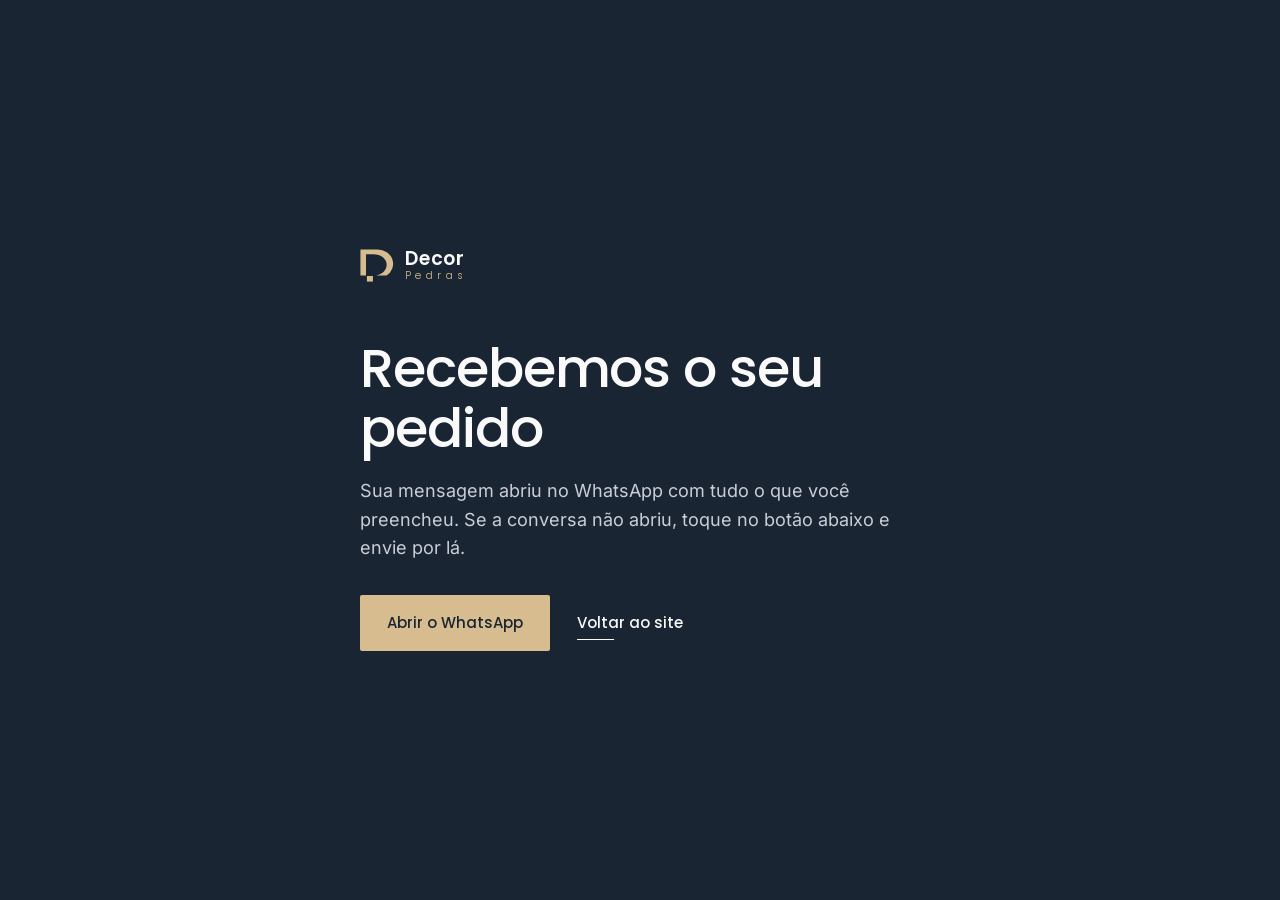
<file: obrigado.html>
<!doctype html>
<html lang="pt-BR">
<head>
<meta charset="utf-8">
<meta name="viewport" content="width=device-width, initial-scale=1">
<title>Mensagem enviada | Decor Pedras</title>
<meta name="robots" content="noindex, follow">
<meta name="theme-color" content="#1A2533">
<link rel="icon" href="assets/img/favicon.svg" type="image/svg+xml">
<link rel="stylesheet" href="assets/css/style.css">
<script>(function(w,d,s,l,i){if(i.indexOf('XXXX')>-1)return;w[l]=w[l]||[];w[l].push({'gtm.start':new Date().getTime(),event:'gtm.js'});var f=d.getElementsByTagName(s)[0],j=d.createElement(s),dl=l!='dataLayer'?'&l='+l:'';j.async=true;j.src='https://www.googletagmanager.com/gtm.js?id='+i+dl;f.parentNode.insertBefore(j,f);})(window,document,'script','dataLayer','GTM-XXXXXXX');</script>
<script>window.dataLayer=window.dataLayer||[];window.dataLayer.push({event:'pagina_obrigado'});</script>
<style>
.aviso{min-height:100svh;background:var(--ardosia);color:var(--branco);display:grid;place-items:center;padding:40px var(--gut);text-align:left}
.aviso__box{max-width:560px}
.aviso .marca{margin-bottom:56px}
.aviso h1{font-size:clamp(34px,5vw,54px);margin-bottom:18px}
.aviso p{color:var(--txt-esc);font-size:18px;margin-bottom:32px}
.aviso__acoes{display:flex;flex-wrap:wrap;gap:14px 22px;align-items:center}
</style>
</head>
<body>
<main class="aviso">
  <div class="aviso__box">
    <a class="marca" href="./"><img src="assets/img/logo-mark.svg" alt="" width="34" height="31"><span class="marca__txt"><b>Decor</b><span>Pedras</span></span></a>
    <h1>Recebemos o seu pedido</h1>
    <p>Sua mensagem abriu no WhatsApp com tudo o que você preencheu. Se a conversa não abriu, toque no botão abaixo e envie por lá.</p>
    <div class="aviso__acoes">
      <a class="btn btn--ouro" href="https://wa.me/5514998449303?text=Ol%C3%A1%2C%20acabei%20de%20preencher%20o%20formul%C3%A1rio%20no%20site.%20Aguardo%20mais%20informa%C3%A7%C3%B5es." target="_blank" rel="noopener">Abrir o WhatsApp</a>
      <a class="btn btn--texto" href="./">Voltar ao site</a>
    </div>
  </div>
</main>
<script src="https://app-validacao-lp-sapp-validacao-lp.vercel.app/api/t" data-lp="lp-m-decor-pedras" defer></script>
</body>
</html>
</file>
<file: assets/css/style.css>
/* Decor Pedras | LP QH4 Growth */
@font-face{font-family:'Poppins';font-style:normal;font-weight:300;font-display:swap;src:url(../fonts/poppins-latin-300-normal.woff2) format('woff2')}
@font-face{font-family:'Poppins';font-style:normal;font-weight:400;font-display:swap;src:url(../fonts/poppins-latin-400-normal.woff2) format('woff2')}
@font-face{font-family:'Poppins';font-style:normal;font-weight:500;font-display:swap;src:url(../fonts/poppins-latin-500-normal.woff2) format('woff2')}
@font-face{font-family:'Poppins';font-style:normal;font-weight:600;font-display:swap;src:url(../fonts/poppins-latin-600-normal.woff2) format('woff2')}
@font-face{font-family:'Inter';font-style:normal;font-weight:400;font-display:swap;src:url(../fonts/inter-latin-400-normal.woff2) format('woff2')}
@font-face{font-family:'Inter';font-style:normal;font-weight:500;font-display:swap;src:url(../fonts/inter-latin-500-normal.woff2) format('woff2')}
@font-face{font-family:'Inter';font-style:normal;font-weight:600;font-display:swap;src:url(../fonts/inter-latin-600-normal.woff2) format('woff2')}
:root{
  --ardosia:#1A2533;     /* escuro principal (carvão azulado, não preto) */
  --ardosia-2:#202D3E;   /* escuro de apoio */
  --azul:#22324F;        /* azul do logo */
  --ouro:#D7BC8F;        /* dourado do logo */
  --ouro-esc:#B89A68;    /* dourado para texto sobre claro */
  --pedra:#ECEDEE;       /* claro frio */
  --branco:#FAFAFA;
  --grafite:#2B323C;     /* texto sobre claro */
  --cinza:#5D6672;
  --linha-esc:rgba(215,188,143,.22);
  --linha-clr:rgba(43,50,60,.14);
  --txt-esc:#C9CED6;     /* texto corrido sobre escuro */
  --f-tit:'Poppins',system-ui,sans-serif;
  --f-txt:'Inter',system-ui,sans-serif;
  --cont:1200px;
  --gut:clamp(16px,4vw,40px);
  --ease:cubic-bezier(.22,.8,.24,1);
}
*,*::before,*::after{box-sizing:border-box}
html{scroll-behavior:smooth;-webkit-text-size-adjust:100%}
body{margin:0;font-family:var(--f-txt);font-size:17px;line-height:1.6;color:var(--grafite);background:var(--branco);overflow-x:hidden}
img{display:block;max-width:100%;height:auto}
a{color:inherit}
h1,h2,h3{font-family:var(--f-tit);font-weight:500;line-height:1.12;margin:0;letter-spacing:-.02em}
h2{font-size:clamp(30px,4.2vw,50px)}
h3{font-size:clamp(21px,2vw,25px);letter-spacing:-.01em}
p{margin:0 0 1em}
figure{margin:0}
:focus-visible{outline:2px solid var(--ouro);outline-offset:3px}
.cont{max-width:var(--cont);margin:0 auto;padding:0 var(--gut)}
.skip{position:absolute;left:-999px;top:8px;background:var(--ouro);color:var(--ardosia);padding:8px 14px;z-index:99}
.skip:focus{left:8px}

/* Botões */
.btn{display:inline-flex;align-items:center;justify-content:center;gap:10px;font-family:var(--f-tit);font-weight:500;font-size:15px;text-decoration:none;border-radius:2px;padding:15px 26px;border:1px solid transparent;cursor:pointer;transition:background .3s var(--ease),color .3s var(--ease),border-color .3s var(--ease),transform .3s var(--ease)}
.btn--ouro{background:var(--ouro);color:var(--ardosia)}
.btn--ouro:hover{background:#E6CFA6;transform:translateY(-2px)}
.btn--ouro:active{transform:translateY(0)}
.btn--linha{border-color:var(--linha-esc);color:var(--ouro);padding:11px 18px;font-size:14px}
.btn--linha:hover{border-color:var(--ouro);background:rgba(215,188,143,.08)}
.btn--texto{color:var(--branco);padding-left:4px;padding-right:4px;position:relative}
.btn--texto::after{content:"";position:absolute;left:4px;right:4px;bottom:10px;height:1px;background:currentColor;transform-origin:left;transform:scaleX(.35);transition:transform .4s var(--ease)}
.btn--texto:hover::after{transform:scaleX(1)}
.btn[disabled]{opacity:.42;cursor:not-allowed;transform:none}

/* Marca */
.marca{display:inline-flex;align-items:center;gap:11px;text-decoration:none}
.marca__txt{display:flex;flex-direction:column;line-height:1;color:var(--branco)}
.marca__txt b{font-family:var(--f-tit);font-weight:600;font-size:19px;letter-spacing:.04em}
.marca__txt span{font-family:var(--f-tit);font-weight:300;font-size:10.5px;letter-spacing:.42em;margin-top:3px;color:var(--ouro)}
/* marca maior no topo */
.topo .marca{gap:14px}
.topo .marca img{width:52px;height:auto}
.topo .marca__txt b{font-size:27px}
.topo .marca__txt span{font-size:14px;margin-top:5px}

/* Topo */
.topo{position:fixed;inset:0 0 auto;z-index:50;transition:background .35s var(--ease),box-shadow .35s var(--ease)}
.topo__in{max-width:1320px;margin:0 auto;padding:18px var(--gut);display:flex;align-items:center;gap:32px}
.topo.is-solido{background:rgba(26,37,51,.94);backdrop-filter:blur(10px);box-shadow:0 1px 0 var(--linha-esc)}
.menu{display:flex;gap:28px;margin-left:auto}
.menu a{color:var(--txt-esc);text-decoration:none;font-size:15px;transition:color .25s}
.menu a:hover{color:var(--ouro)}

/* HERO */
.hero{position:relative;background:var(--ardosia);color:var(--branco);min-height:100svh;display:flex;align-items:flex-end;overflow:hidden}
.hero__img{position:absolute;top:0;right:0;bottom:0;width:49%;
  --nx:30%;--ny:72%;
  clip-path:polygon(0 0,100% 0,100% 100%,var(--nx) 100%,var(--nx) var(--ny),0 var(--ny));
  animation:abre 1.4s var(--ease) both}
.hero__img img{width:100%;height:115%;object-fit:cover;object-position:30% 100%;will-change:transform}
.hero__img::after{content:"";position:absolute;inset:0;background:linear-gradient(180deg,rgba(26,37,51,.75),rgba(26,37,51,0) 150px),linear-gradient(90deg,rgba(26,37,51,.3),rgba(26,37,51,0) 35%)}
@keyframes abre{from{clip-path:polygon(100% 0,100% 0,100% 100%,100% 100%,100% var(--ny),100% var(--ny))}}
.hero__in{position:relative;z-index:2;width:100%;max-width:var(--cont);margin:0 auto;padding:140px var(--gut) 56px}
.hero__txt{max-width:500px}
.hero__local{font-family:var(--f-tit);font-size:15px;color:var(--ouro);margin-bottom:22px;display:flex;align-items:center;gap:12px}
.hero__local::before{content:"";width:28px;height:1px;background:var(--ouro)}
.hero h1{font-size:clamp(40px,4.7vw,66px);font-weight:500;letter-spacing:-.035em;line-height:1.02;margin-bottom:26px}
.hero__sub{color:var(--txt-esc);font-size:18px;max-width:480px;margin-bottom:34px}
.hero__acoes{display:flex;flex-wrap:wrap;gap:14px 22px;align-items:center}
.hero__fatos{list-style:none;margin:72px 0 0;padding:26px 0 0;display:flex;gap:clamp(24px,5vw,64px);border-top:1px solid var(--linha-esc);max-width:620px}
.hero__fatos li{display:flex;flex-direction:column}
.hero__fatos strong{font-family:var(--f-tit);font-weight:500;font-size:20px;color:var(--branco);white-space:nowrap}
.hero__fatos span{font-size:14px;color:var(--txt-esc)}
/* entrada do texto do hero */
.hero__txt>*,.hero__fatos{animation:sobe .9s var(--ease) both}
.hero__local{animation-delay:.5s!important}.hero h1{animation-delay:.62s!important}.hero__sub{animation-delay:.74s!important}.hero__acoes{animation-delay:.86s!important}.hero__fatos{animation-delay:1s!important}
@keyframes sobe{from{opacity:0;transform:translateY(18px)}}

/* TECNOLOGIA */
.tec{background:var(--pedra);padding:clamp(80px,11vw,140px) 0}
.tec__cab{max-width:760px;margin-bottom:clamp(56px,7vw,96px)}
.tec__cab p{font-size:19px;color:var(--cinza);margin-top:20px;max-width:600px}
.maq{display:grid;grid-template-columns:7fr 5fr;gap:clamp(28px,5vw,72px);align-items:center;margin-bottom:clamp(64px,8vw,110px)}
.maq--inv{grid-template-columns:5fr 7fr}
.maq--inv .maq__foto{order:2}
.maq__foto{position:relative;overflow:hidden;clip-path:polygon(0 0,calc(100% - 64px) 0,calc(100% - 64px) 44px,100% 44px,100% 100%,0 100%)}
.maq--inv .maq__foto{clip-path:polygon(0 44px,64px 44px,64px 0,100% 0,100% 100%,0 100%)}
.maq__foto img{width:100%;aspect-ratio:4/3;object-fit:cover;transition:transform 1.2s var(--ease)}
.maq:hover .maq__foto img{transform:scale(1.03)}
.maq__txt h3{font-size:clamp(26px,2.8vw,36px);margin-bottom:18px;font-weight:500}
.maq__txt p{color:var(--cinza)}
.maq__selo{display:inline-block;font-family:var(--f-tit);font-size:14px;color:var(--azul);background:rgba(215,188,143,.35);padding:5px 12px;border-radius:2px;margin-bottom:16px}
/* o "corte": linha de jato que atravessa a imagem quando ela aparece */
.corte::after{content:"";position:absolute;top:-10%;bottom:-10%;left:-4px;width:2px;background:linear-gradient(180deg,transparent,var(--ouro) 20%,#fff 50%,var(--ouro) 80%,transparent);box-shadow:0 0 18px 2px rgba(215,188,143,.7);opacity:0}
.corte.is-in::after{animation:jato 1.6s var(--ease) .25s forwards}
@keyframes jato{0%{opacity:0;left:-4px}12%{opacity:1}88%{opacity:1}100%{opacity:0;left:100%}}

.parque{display:grid;grid-template-columns:5fr 7fr;gap:clamp(28px,5vw,72px);align-items:start;padding-top:clamp(40px,5vw,64px);border-top:1px solid var(--linha-clr)}
.parque__foto img{width:100%;aspect-ratio:3/2;object-fit:cover}
.parque__txt h3{margin-bottom:22px}
.parque__lista{margin:0}
.parque__lista div{display:grid;grid-template-columns:minmax(150px,1fr) 2fr;gap:16px;padding:16px 0;border-bottom:1px solid var(--linha-clr);transition:padding .35s var(--ease)}
.parque__lista div:hover{padding-left:10px}
.parque__lista dt{font-family:var(--f-tit);font-weight:500}
.parque__lista dd{margin:0;color:var(--cinza)}

/* MATERIAIS */
.mat{background:var(--ardosia);color:var(--branco);padding:clamp(80px,11vw,140px) 0}
.mat__grid{display:grid;grid-template-columns:6fr 6fr;gap:clamp(32px,6vw,90px);align-items:center}
.mat__intro{color:var(--txt-esc);margin:18px 0 34px}
.mat__lista{list-style:none;margin:0 0 34px;padding:0;border-top:1px solid var(--linha-esc)}
.mat__item{all:unset;box-sizing:border-box;width:100%;cursor:pointer;display:flex;align-items:center;justify-content:space-between;padding:18px 0;border-bottom:1px solid var(--linha-esc);font-family:var(--f-tit);font-weight:300;font-size:clamp(26px,3.2vw,40px);letter-spacing:-.02em;color:rgba(250,250,250,.55);transition:color .35s var(--ease)}
.mat__item span{transition:transform .45s var(--ease)}
.mat__item::after{content:"";width:22px;height:22px;flex:none;border-right:1px solid var(--ouro);border-top:1px solid var(--ouro);transform:translateX(-12px) rotate(45deg) scale(.6);opacity:0;transition:opacity .35s,transform .45s var(--ease)}
.mat__item:hover,.mat__item.is-ativo{color:var(--branco)}
.mat__item.is-ativo span{transform:translateX(14px)}
.mat__item.is-ativo::after{opacity:1;transform:translateX(0) rotate(45deg) scale(.6)}
.mat__item:focus-visible{outline:2px solid var(--ouro);outline-offset:4px}
.mat__extra{color:var(--txt-esc);font-size:16px;max-width:460px;margin:0}
.mat__vitrine{position:relative;aspect-ratio:4/5;overflow:hidden;background:var(--ardosia-2);clip-path:polygon(0 0,100% 0,100% calc(100% - 70px),calc(100% - 90px) calc(100% - 70px),calc(100% - 90px) 100%,0 100%)}
.mat__vitrine img{width:100%;height:100%;object-fit:cover;transition:opacity .45s var(--ease),transform .9s var(--ease)}
.mat__vitrine img.is-trocando{opacity:0;transform:scale(1.04)}

/* HISTORIA */
.hist{background:var(--branco);padding:clamp(80px,11vw,140px) 0}
.hist__grid{display:grid;grid-template-columns:5fr 7fr;gap:clamp(32px,6vw,96px);align-items:start}
.hist__foto{position:sticky;top:110px}
.hist__foto img{width:100%;aspect-ratio:4/5;object-fit:cover;object-position:30% 50%}
.hist__txt h2{margin-bottom:44px;max-width:620px}
.linha{list-style:none;margin:0 0 52px;padding:0;position:relative}
.linha::before{content:"";position:absolute;left:0;top:10px;bottom:10px;width:1px;background:var(--linha-clr)}
.linha li{position:relative;padding:0 0 34px 34px}
.linha li::before{content:"";position:absolute;left:-4px;top:12px;width:9px;height:9px;background:var(--ouro);transform:rotate(45deg)}
.linha__ano{display:block;font-family:var(--f-tit);font-weight:600;font-size:clamp(28px,3vw,38px);letter-spacing:-.03em;color:var(--azul);margin-bottom:6px}
.linha p{color:var(--cinza);max-width:520px;margin:0}
.hist__prop{margin:0;padding:30px 0 0;border-top:1px solid var(--linha-clr)}
.hist__prop p{font-family:var(--f-tit);font-weight:300;font-size:clamp(21px,2.2vw,27px);line-height:1.4;color:var(--grafite);margin:0;max-width:600px}

/* PROCESSO */
.proc{background:var(--pedra);padding:clamp(80px,11vw,140px) 0}
.proc h2{max-width:640px;margin-bottom:56px}
.passos{list-style:none;margin:0 0 clamp(64px,8vw,100px);padding:0;display:grid;grid-template-columns:repeat(4,1fr);gap:0;counter-reset:p}
.passos li{counter-increment:p;padding:26px 26px 0 0;border-top:2px solid var(--grafite);position:relative}
.passos li+li{padding-left:26px;border-left:1px solid var(--linha-clr)}
.passos li::before{content:counter(p);display:block;font-family:var(--f-tit);font-weight:500;font-size:15px;color:var(--ouro-esc);margin-bottom:28px}
.passos h3{font-size:21px;margin-bottom:10px}
.passos p{color:var(--cinza);font-size:16px;margin:0}
.proc__fim{display:grid;grid-template-columns:7fr 5fr;align-items:end;gap:0}
.proc__fim figure img{width:100%;aspect-ratio:16/9;object-fit:cover;object-position:50% 38%}
.proc__frase{font-family:var(--f-tit);font-weight:400;font-size:clamp(26px,3.2vw,42px);line-height:1.15;letter-spacing:-.025em;color:var(--branco);background:var(--azul);padding:clamp(28px,4vw,52px);margin:0 0 0 -80px;position:relative}

/* ORCAMENTO */
.orc{background:var(--ardosia-2);color:var(--branco);padding:clamp(80px,11vw,140px) 0}
.orc__grid{display:grid;grid-template-columns:5fr 7fr;gap:clamp(32px,6vw,90px);align-items:start}
.orc__txt p{color:var(--txt-esc);font-size:18px;margin:20px 0 36px;max-width:420px}
.orc__info{margin:0}
.orc__info div{padding:14px 0;border-top:1px solid var(--linha-esc)}
.orc__info dt{font-size:14px;color:var(--ouro)}
.orc__info dd{margin:2px 0 0;font-family:var(--f-tit)}
.orc__info a{text-decoration:none}
.orc__info a:hover{color:var(--ouro)}
.form{display:grid;grid-template-columns:1fr 1fr;gap:20px 18px;background:var(--ardosia);padding:clamp(24px,4vw,44px);border:1px solid var(--linha-esc)}
.campo{grid-column:1/-1;display:flex;flex-direction:column;gap:7px}
.campo--meio{grid-column:span 1}
.campo label{font-size:14px;color:var(--txt-esc)}
.opc{color:rgba(201,206,214,.6)}
.campo input,.campo select,.campo textarea{font:inherit;font-size:16px;color:var(--branco);background:rgba(255,255,255,.04);border:1px solid rgba(201,206,214,.22);border-radius:2px;padding:13px 14px;transition:border-color .25s,background .25s;width:100%}
.campo select{appearance:none;background-image:linear-gradient(45deg,transparent 50%,var(--ouro) 50%),linear-gradient(135deg,var(--ouro) 50%,transparent 50%);background-position:calc(100% - 20px) 52%,calc(100% - 15px) 52%;background-size:5px 5px;background-repeat:no-repeat;padding-right:38px}
.campo select option{color:var(--grafite)}
.campo textarea{resize:vertical;min-height:92px}
.campo input:focus,.campo select:focus,.campo textarea:focus{outline:none;border-color:var(--ouro);background:rgba(255,255,255,.07)}
.campo input.is-erro{border-color:#E39A8C}
.form__btn{grid-column:1/-1;width:100%;padding:17px}
.form__nota{grid-column:1/-1;font-size:14px;color:var(--txt-esc);margin:-6px 0 0;text-align:center}

/* FAQ */
.faq{background:var(--branco);padding:clamp(80px,11vw,140px) 0}
.faq__grid{display:grid;grid-template-columns:4fr 8fr;gap:clamp(32px,6vw,90px);align-items:start}
.faq__lista details{border-bottom:1px solid var(--linha-clr)}
.faq__lista details:first-child{border-top:1px solid var(--linha-clr)}
.faq__lista summary{list-style:none;cursor:pointer;display:flex;justify-content:space-between;align-items:center;gap:20px;padding:24px 0;font-family:var(--f-tit);font-weight:500;font-size:19px;transition:color .25s}
.faq__lista summary::-webkit-details-marker{display:none}
.faq__lista summary::after{content:"";flex:none;width:14px;height:14px;background:linear-gradient(var(--ouro-esc),var(--ouro-esc)) center/14px 1.5px no-repeat,linear-gradient(var(--ouro-esc),var(--ouro-esc)) center/1.5px 14px no-repeat;transition:transform .35s var(--ease)}
.faq__lista details[open] summary::after{transform:rotate(45deg)}
.faq__lista summary:hover{color:var(--azul)}
.faq__lista details p{color:var(--cinza);margin:0;padding:0 40px 24px 0;max-width:640px}
.faq__lista details[open] p{animation:sobe .45s var(--ease)}

/* RODAPE */
.rod{background:#151E2A;color:var(--txt-esc);padding:72px 0 28px;font-size:15px}
.rod__grid{display:grid;grid-template-columns:1.4fr 1fr 1.2fr .8fr;gap:36px;padding-bottom:48px}
.rod__marca p{margin-top:18px}
.rod h3{font-size:14px;font-weight:500;color:var(--ouro);margin-bottom:12px;letter-spacing:0}
.rod a{text-decoration:none;transition:color .25s}
.rod a:hover{color:var(--ouro)}
.rod__base{display:flex;justify-content:space-between;flex-wrap:wrap;gap:10px;padding-top:24px;border-top:1px solid rgba(201,206,214,.12);font-size:13px}
.rod__base p{margin:0}
.rod__base a{color:var(--ouro)}

/* WhatsApp flutuante */
.wa-flut{position:fixed;right:20px;bottom:20px;z-index:60;width:58px;height:58px;border-radius:50%;background:#25D366;color:#fff;display:grid;place-items:center;box-shadow:0 8px 24px rgba(0,0,0,.25);transition:transform .3s var(--ease)}
.wa-flut:hover{transform:scale(1.08)}
.wa-flut::before{content:"";position:absolute;inset:0;border-radius:50%;border:2px solid #25D366;animation:pulso 2.6s ease-out infinite}
@keyframes pulso{0%{transform:scale(1);opacity:.7}100%{transform:scale(1.55);opacity:0}}

/* Reveal */
.reveal{opacity:0;transform:translateY(26px);transition:opacity .9s var(--ease),transform .9s var(--ease)}
.reveal.is-in{opacity:1;transform:none}
.passos .reveal:nth-child(2){transition-delay:.1s}.passos .reveal:nth-child(3){transition-delay:.2s}.passos .reveal:nth-child(4){transition-delay:.3s}

/* PROJETOS */
.port{background:var(--pedra);padding:clamp(80px,11vw,140px) 0}
.port__cab{max-width:640px;margin-bottom:clamp(40px,5vw,64px)}
.port__cab p{font-size:19px;color:var(--cinza);margin-top:20px}
.port__grade{list-style:none;margin:0;padding:0;display:grid;grid-template-columns:repeat(4,1fr);grid-auto-rows:clamp(200px,22vw,280px);gap:clamp(10px,1.4vw,18px)}
.port__item--destaque{grid-column:span 2;grid-row:span 2}
.port__item figure{position:relative;height:100%;overflow:hidden;background:var(--ardosia-2)}
.port__item img{width:100%;height:100%;object-fit:cover;transition:transform 1s var(--ease)}
.port__item:hover img{transform:scale(1.04)}
.port__item figcaption{position:absolute;left:0;right:0;bottom:0;padding:40px 18px 14px;font-family:var(--f-tit);font-size:15px;color:var(--branco);background:linear-gradient(0deg,rgba(26,37,51,.78),rgba(26,37,51,0))}

/* Responsivo */
@media (max-width:980px){
  .menu{display:none}
  .topo__in{justify-content:space-between}
  .hero{flex-direction:column;align-items:stretch;min-height:auto}
  .hero__img{position:relative;width:100%;height:56svh;min-height:340px;--nx:42%;--ny:80%}
  .hero__img::after{background:linear-gradient(180deg,rgba(26,37,51,.45),rgba(26,37,51,0) 35%)}
  .hero__in{padding:0 var(--gut) 48px;margin-top:calc(max(340px,56svh) * -.2)}
  .hero__local{height:calc(max(340px,56svh) * .2);margin:0 0 14px!important}
  .hero__txt{max-width:none}
  .maq,.maq--inv,.parque,.mat__grid,.hist__grid,.orc__grid,.faq__grid,.proc__fim{grid-template-columns:1fr}
  .maq--inv .maq__foto{order:0}
  .mat__vitrine{aspect-ratio:4/3;order:-1}
  .hist__foto{position:static}
  .hist__foto img{aspect-ratio:4/3}
  .passos{grid-template-columns:1fr 1fr;row-gap:36px}
  .passos li:nth-child(3){padding-left:0;border-left:0}
  .proc__frase{margin:-40px 16px 0}
  .rod__grid{grid-template-columns:1fr 1fr}
  .port__grade{grid-template-columns:1fr 1fr;grid-auto-rows:clamp(180px,34vw,260px)}
}
@media (max-width:620px){
  body{font-size:16px}
  .topo .btn--linha{padding:9px 13px;font-size:13px}
  .topo .marca{gap:9px}
  .topo .marca img{width:38px}
  .topo .marca__txt b{font-size:20px}
  .topo .marca__txt span{font-size:10.5px;letter-spacing:.36em;margin-top:4px}
  .hero h1{max-width:none}
  .hero__sub{font-size:16.5px}
  .hero__acoes .btn--ouro{width:100%}
  .hero__fatos{margin-top:44px;gap:18px;justify-content:space-between}
  .hero__fatos strong{font-size:15px}
  .hero__fatos span{font-size:13px}
  .parque__lista div{grid-template-columns:1fr;gap:2px}
  .passos{grid-template-columns:1fr}
  .port__grade{grid-auto-rows:150px}
  .port__item figcaption{font-size:13px;padding:28px 10px 9px}
  .passos li,.passos li+li{padding:22px 0 0;border-left:0}
  .passos li::before{margin-bottom:12px}
  .form{grid-template-columns:1fr}
  .campo--meio{grid-column:1/-1}
  .rod__grid{grid-template-columns:1fr}
  .wa-flut{right:16px;bottom:16px;width:54px;height:54px}
}
@media (prefers-reduced-motion:reduce){
  *,*::before,*::after{animation-duration:.01ms!important;animation-iteration-count:1!important;transition-duration:.01ms!important;scroll-behavior:auto!important}
  .reveal{opacity:1;transform:none}
}
</file>
